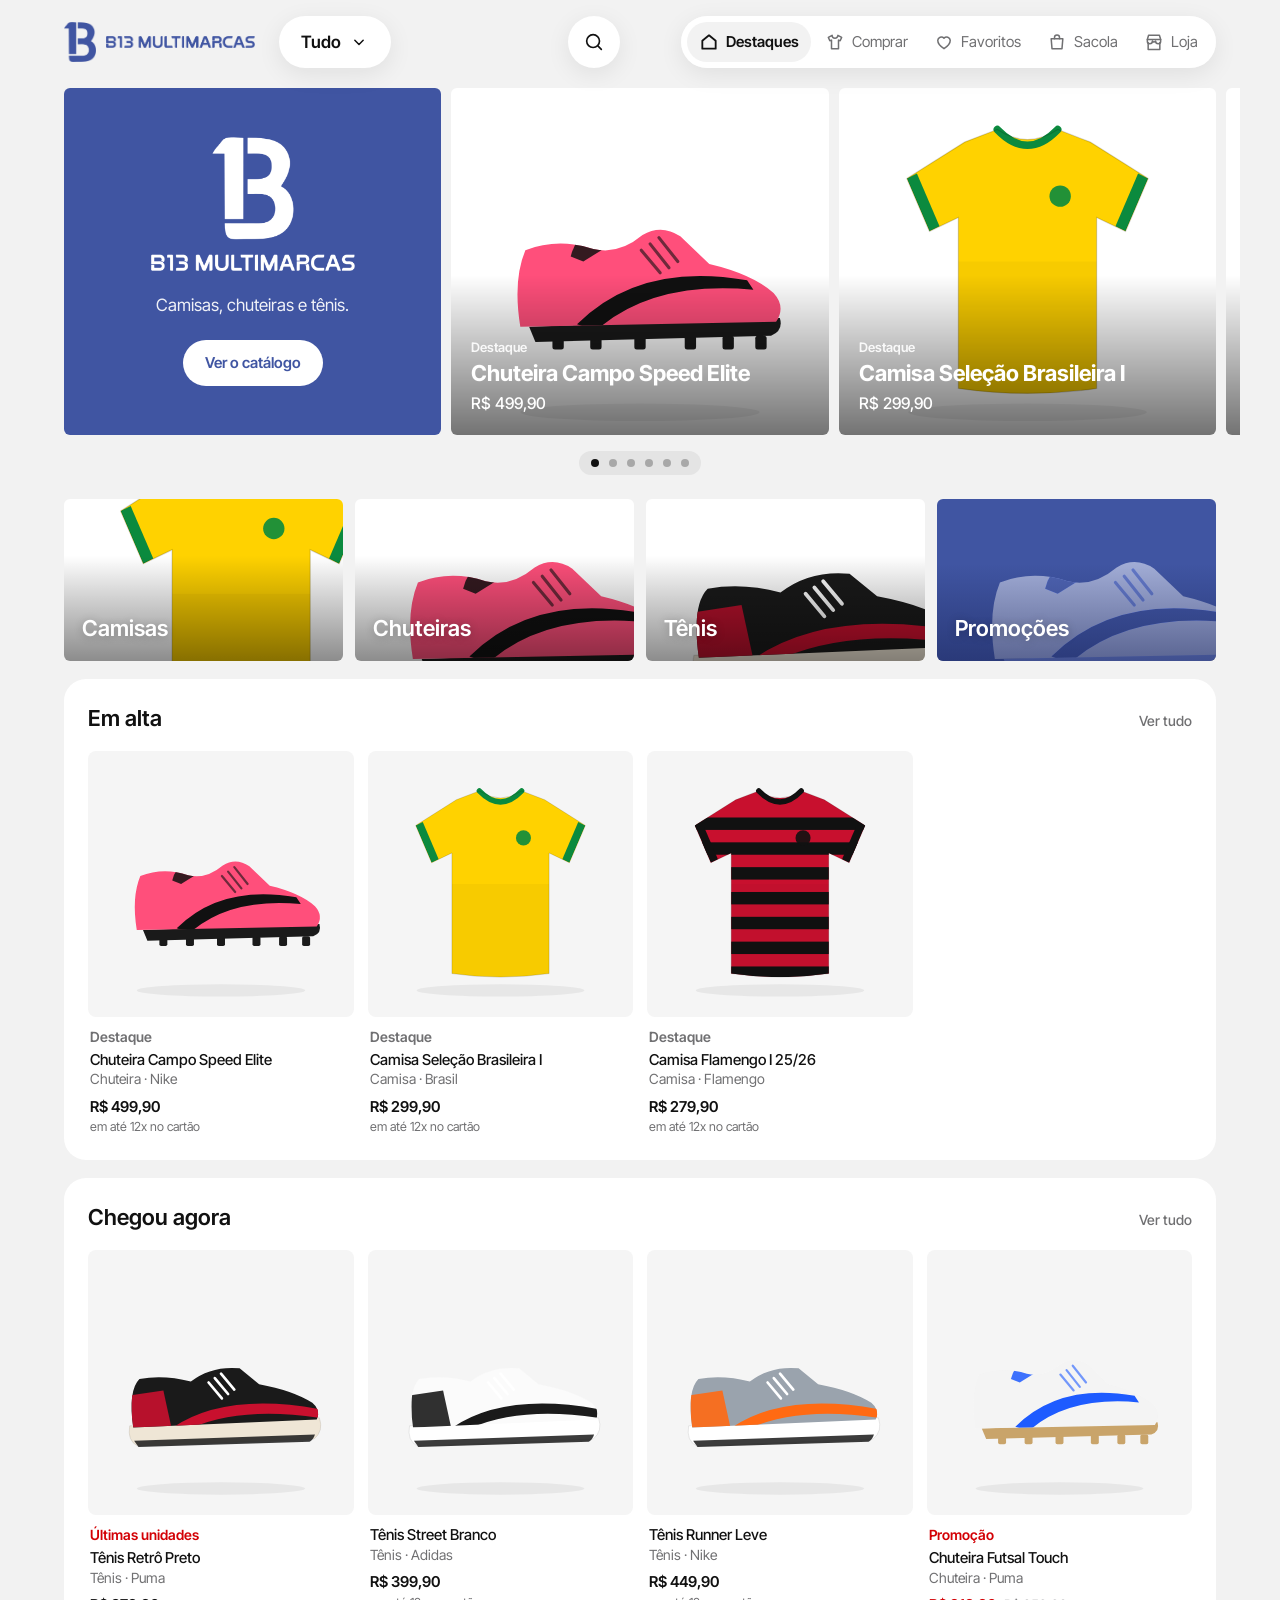
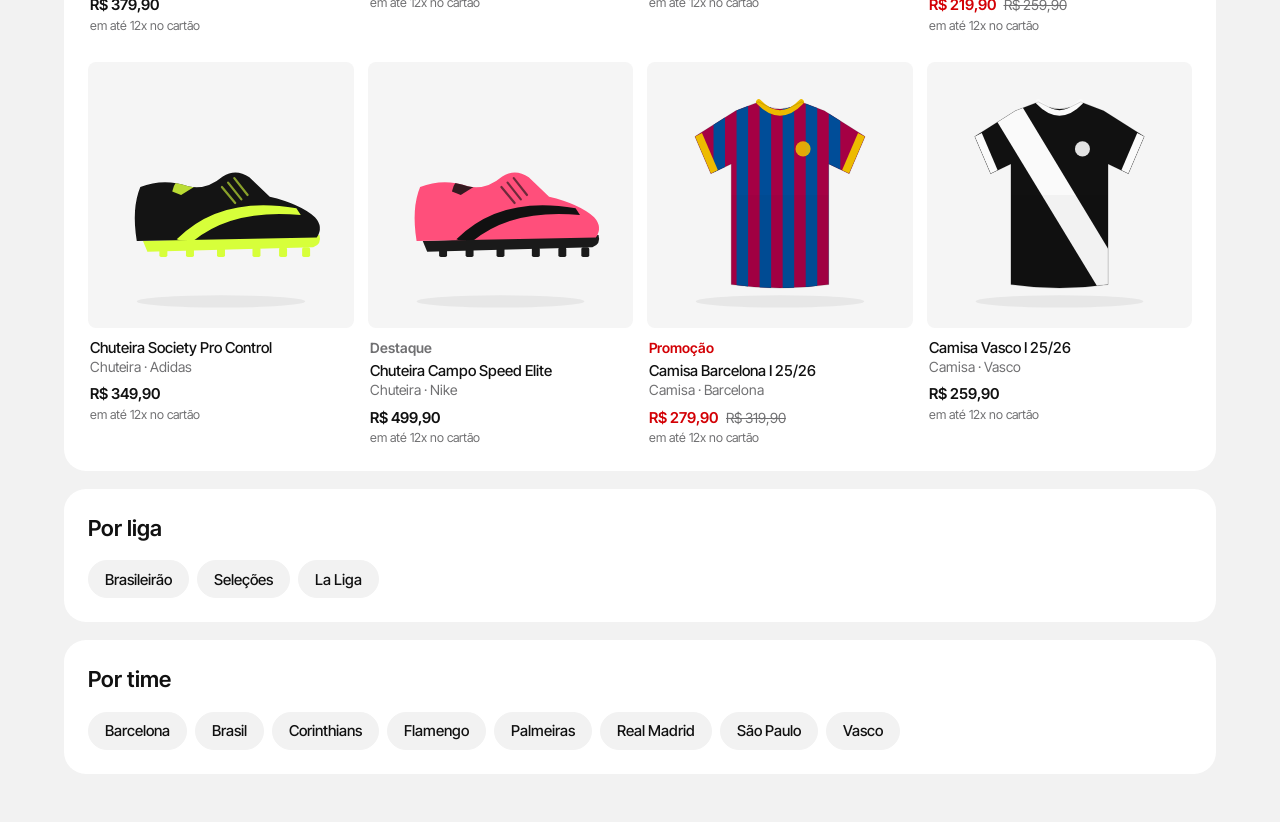
<file: index.html>
<!doctype html>
<html lang="pt-BR">
<head>
<meta charset="utf-8">
<meta name="viewport" content="width=device-width, initial-scale=1, viewport-fit=cover">
<title>B13 Multimarcas | Catálogo</title>
<meta name="description" content="Camisas de futebol, chuteiras e tênis. Veja o catálogo e peça pelo WhatsApp.">
<meta name="theme-color" content="#f2f2f2">
<meta property="og:title" content="B13 Multimarcas | Catálogo">
<meta property="og:image" content="https://b13multimarcas.com.br/assets/marca/compartilhar.jpg">
<meta property="og:image:width" content="1200">
<meta property="og:image:height" content="630">
<meta property="og:url" content="https://b13multimarcas.com.br/">
<link rel="canonical" href="https://b13multimarcas.com.br/">
<meta property="og:type" content="website">
<meta property="og:description" content="Camisas de futebol, chuteiras e tênis. Peça pelo WhatsApp.">
<link rel="icon" type="image/png" sizes="32x32" href="assets/marca/icone-32.png">
<link rel="apple-touch-icon" href="assets/marca/icone-180.png">
<link rel="preconnect" href="https://fonts.googleapis.com">
<link rel="preconnect" href="https://fonts.gstatic.com" crossorigin>
<link href="https://fonts.googleapis.com/css2?family=Anton&family=Inter+Tight:wght@400;500;600;700&display=swap" rel="stylesheet">
<link rel="stylesheet" href="assets/app.css?v=20261126c">
<link rel="stylesheet" href="assets/vitrine.css">
</head>
<body class="vit">
<div class="avisos" id="avisos" hidden></div>
<header class="vtop" id="top">
  <div class="vtop-in wrap">
    <a class="vlogo" href="#inicio" aria-label="B13 Multimarcas, início"><img src="assets/marca/simbolo-azul.png" alt=""><img class="mn" src="assets/marca/nome-azul.png" alt=""></a>
    <div class="sel-w">
      <button class="pill" id="sel" aria-haspopup="menu" aria-expanded="false"></button>
      <div class="menu" id="menu" role="menu"></div>
    </div>
    <label class="pill busca" id="buscaBox"><input id="q" type="search" placeholder="Buscar time, modelo ou marca" autocomplete="off"><button class="icon-btn" id="qx" aria-label="Fechar busca"></button></label>
    <button class="redondo" id="btnBusca" aria-label="Buscar"></button>
  </div>
</header>

<main class="wrap" id="tela"></main>

<nav class="abas" id="abas" aria-label="Seções"></nav>

<article class="pagina" id="pagina"></article>

<div class="veu" id="veu"></div>
<aside class="folha" id="folha" aria-label="Filtros"></aside>
<div class="toast" id="toast"></div>

<script type="module" src="assets/vitrine.js"></script>
</body>
</html>
</file>
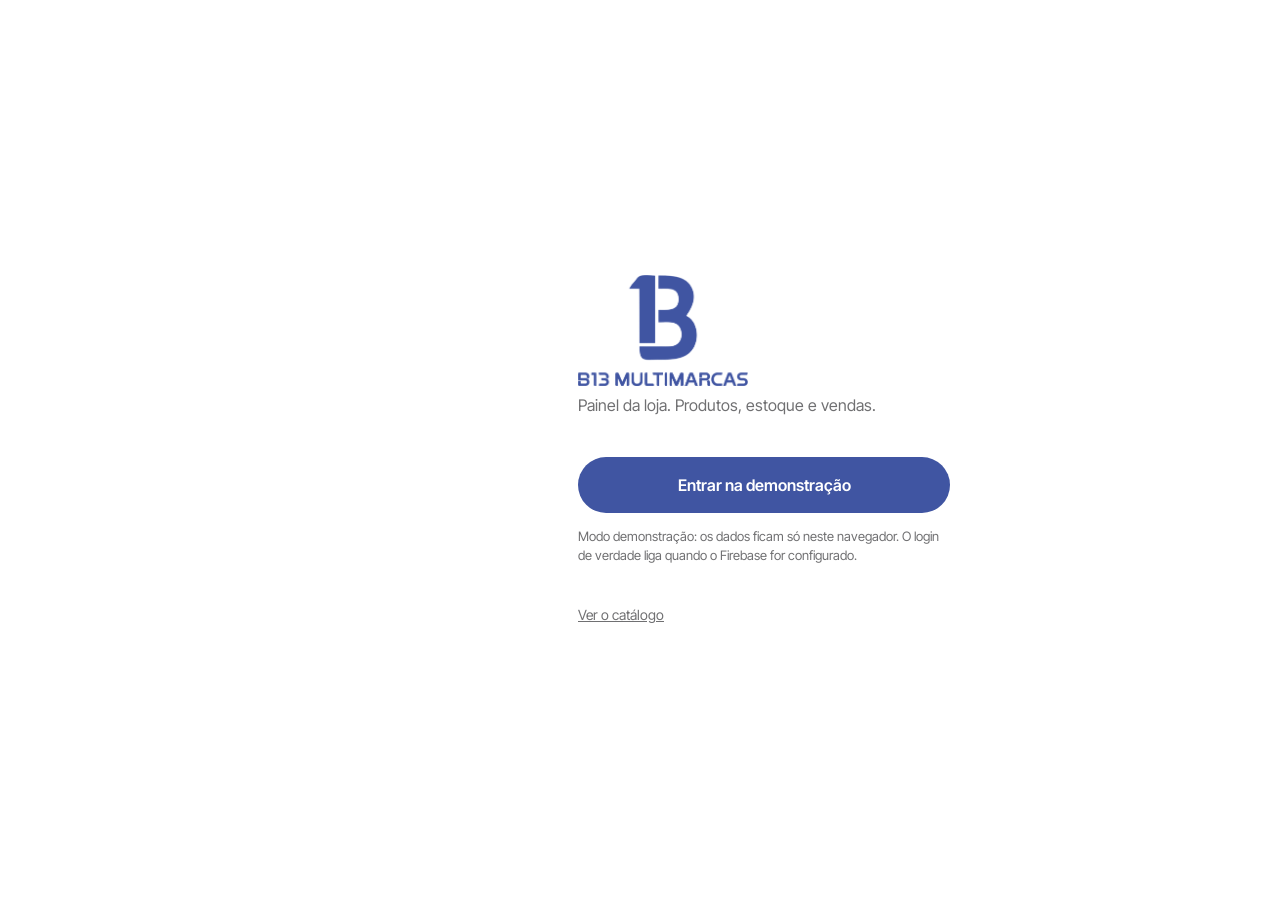
<file: admin.html>
<!doctype html>
<html lang="pt-BR">
<head>
<meta charset="utf-8">
<meta name="viewport" content="width=device-width, initial-scale=1, viewport-fit=cover">
<title>B13 Multimarcas | Painel da loja</title>
<meta name="robots" content="noindex">
<meta name="theme-color" content="#ffffff">
<link rel="icon" type="image/png" sizes="32x32" href="assets/marca/icone-32.png">
<link rel="apple-touch-icon" href="assets/marca/icone-180.png">
<link rel="preconnect" href="https://fonts.googleapis.com">
<link rel="preconnect" href="https://fonts.gstatic.com" crossorigin>
<link href="https://fonts.googleapis.com/css2?family=Anton&family=Inter+Tight:wght@400;500;600;700&display=swap" rel="stylesheet">
<link rel="stylesheet" href="assets/app.css?v=20261126c">
<link rel="stylesheet" href="assets/admin.css">
</head>
<body>
<div id="app"></div>
<article class="pagina" id="pagina"></article>
<div class="veu" id="veu"></div>
<aside class="folha" id="folha"></aside>
<div class="toast" id="toast"></div>
<script type="module" src="assets/admin.js?v=20261126"></script>
</body>
</html>
</file>
<file: assets/app.css>
:root {
  --tx: #111111;
  --tx2: #707072;
  --tx3: #9e9ea0;
  --bg: #ffffff;
  --sf: #f5f5f5;
  --ln: #e5e5e5;
  --brand: #4055a2;
  --brand-d: #34478c;
  --promo: #d30005;
  --ok: #007d48;
  --warn: #b25e00;
  --r: 12px;
  --head: 56px;
  color-scheme: light;
}
* { box-sizing: border-box; margin: 0; padding: 0; }
html { -webkit-text-size-adjust: 100%; }
body {
  font-family: 'Inter Tight', 'Helvetica Neue', Helvetica, Arial, sans-serif;
  color: var(--tx); background: var(--bg); font-size: 16px; line-height: 1.45;
  -webkit-font-smoothing: antialiased; -webkit-tap-highlight-color: transparent;
}
button, input, select, textarea { font: inherit; color: inherit; }
button { background: none; border: 0; cursor: pointer; }
img { display: block; max-width: 100%; }
a { color: inherit; text-decoration: none; }
.wrap { max-width: 1200px; margin: 0 auto; }
.display { font-family: 'Anton', 'Inter Tight', sans-serif; font-weight: 400; text-transform: uppercase; line-height: .95; letter-spacing: 0; }
.muted { color: var(--tx2); }
.icon-btn { width: 44px; height: 44px; display: grid; place-items: center; border-radius: 50%; }
.icon-btn:hover { background: var(--sf); }

/* topo */
.top { position: sticky; top: 0; z-index: 20; background: rgba(255,255,255,.96); backdrop-filter: blur(10px); }
.top-in { height: var(--head); display: flex; align-items: center; justify-content: space-between; padding: 0 8px 0 16px; gap: 8px; }
.marca { display: flex; align-items: center; gap: 10px; }
.marca img { height: 30px; width: auto; }
.marca .mn { height: 11px; }
.top.buscando .marca { display: none; }
.logo { font-family: 'Anton', sans-serif; font-size: 30px; letter-spacing: .5px; line-height: 1; }
.search { flex: 1; display: none; align-items: center; gap: 8px; background: var(--sf); border-radius: 999px; padding: 0 6px 0 14px; height: 40px; }
.search input { flex: 1; border: 0; background: none; outline: none; min-width: 0; font-size: 16px; }
.top.buscando .logo { display: none; }
.top.buscando .search { display: flex; }
.top.buscando .btn-busca { display: none; }

/* chips */
.chips { display: flex; gap: 8px; overflow-x: auto; padding: 8px 16px 12px; scrollbar-width: none; }
.chips::-webkit-scrollbar { display: none; }
.chip { flex: none; height: 38px; padding: 0 16px; border-radius: 999px; border: 1px solid var(--ln); background: #fff; font-size: 15px; font-weight: 500; white-space: nowrap; display: inline-flex; align-items: center; gap: 6px; }
.chip.on { background: var(--brand); color: #fff; border-color: var(--brand); }
.chip.off { color: var(--tx3); text-decoration: line-through; }
.chip .n { font-size: 12px; background: #fff; color: var(--tx); border-radius: 999px; min-width: 18px; height: 18px; display: grid; place-items: center; padding: 0 5px; }

/* vitrine */
.intro { padding: 20px 16px 4px; }
.intro h1 { font-size: 44px; }
.intro p { color: var(--tx2); margin-top: 8px; }
.barra { display: flex; justify-content: space-between; align-items: baseline; padding: 4px 16px 10px; font-size: 14px; color: var(--tx2); }
.grid { display: grid; grid-template-columns: repeat(2, 1fr); gap: 20px 6px; padding: 0 0 40px; }
@media (min-width: 720px) { .grid { grid-template-columns: repeat(3, 1fr); gap: 32px 12px; padding: 0 16px 60px; } .intro h1 { font-size: 64px; } }
@media (min-width: 1080px) { .grid { grid-template-columns: repeat(4, 1fr); } }
.card { display: block; }
.card .ph { aspect-ratio: 1; background: var(--sf); overflow: hidden; position: relative; }
.card .ph img { width: 100%; height: 100%; object-fit: cover; transition: transform .4s; }
.card:hover .ph img { transform: scale(1.03); }
.card.esg .ph img { opacity: .45; }
.card .info { padding: 10px 10px 0; }
.tag { font-size: 14px; font-weight: 600; color: var(--promo); }
.tag.cinza { color: var(--tx2); }
.card .nome { font-weight: 500; font-size: 15px; line-height: 1.3; margin-top: 2px; }
.card .sub { color: var(--tx2); font-size: 14px; }
.preco { margin-top: 6px; font-weight: 600; font-size: 15px; display: flex; gap: 8px; align-items: baseline; flex-wrap: wrap; }
.preco s { color: var(--tx2); font-weight: 400; font-size: 14px; }
.preco .pr { color: var(--promo); }
.vazio { padding: 60px 16px; text-align: center; color: var(--tx2); }
.rodape { border-top: 1px solid var(--ln); padding: 28px 16px 40px; display: flex; flex-direction: column; gap: 14px; font-size: 14px; color: var(--tx2); }
.rodape a { color: var(--tx); font-weight: 500; }

/* produto */
.pagina { position: fixed; inset: 0; background: #fff; z-index: 40; overflow-y: auto; display: none; }
.pagina.on { display: block; animation: sobe .22s ease-out; }
@keyframes sobe { from { transform: translateY(16px); opacity: 0; } }
.pg-top { position: sticky; top: 0; z-index: 3; height: var(--head); display: flex; justify-content: space-between; align-items: center; padding: 0 6px; background: rgba(255,255,255,.96); }
.galeria { display: flex; overflow-x: auto; scroll-snap-type: x mandatory; scrollbar-width: none; background: var(--sf); }
.galeria::-webkit-scrollbar { display: none; }
.galeria img { flex: none; width: 100%; aspect-ratio: 1; object-fit: cover; scroll-snap-align: start; }
.pontos { display: flex; justify-content: center; gap: 6px; padding: 12px 0 0; }
.pontos i { width: 6px; height: 6px; border-radius: 50%; background: var(--ln); }
.pontos i.on { background: var(--brand); }
.pd { padding: 18px 20px 120px; }
.pd h1 { font-size: 26px; font-weight: 600; line-height: 1.15; letter-spacing: -.3px; }
.pd .sub { color: var(--tx2); margin-top: 4px; }
.pd .preco { font-size: 18px; margin-top: 14px; }
.pd .preco s { font-size: 16px; }
.sec-t { font-weight: 600; margin: 28px 0 12px; display: flex; justify-content: space-between; }
.tams { display: grid; grid-template-columns: repeat(auto-fill, minmax(72px, 1fr)); gap: 8px; }
.tam { height: 48px; border: 1px solid var(--ln); border-radius: 8px; font-weight: 500; }
.tam.on { border-color: var(--brand); box-shadow: inset 0 0 0 1px var(--brand); color: var(--brand); }
.tam:disabled { color: var(--tx3); background: var(--sf); text-decoration: line-through; cursor: default; }
.pd .desc { color: var(--tx); margin-top: 28px; line-height: 1.6; }
.cta { position: fixed; left: 0; right: 0; bottom: 0; padding: 12px 16px calc(12px + env(safe-area-inset-bottom)); background: linear-gradient(transparent, #fff 30%); z-index: 4; }
.pagina .cta { position: sticky; }
.btn { height: 56px; width: 100%; border-radius: 999px; background: var(--brand); color: #fff; font-weight: 600; font-size: 16px; transition: background .15s; display: flex; align-items: center; justify-content: center; gap: 10px; }
.btn:active { background: var(--brand-d); }
.btn.sec:active { background: var(--sf); }
.btn:disabled { background: var(--ln); color: var(--tx3); }
.btn.sec { background: #fff; color: var(--tx); border: 1px solid var(--ln); }
.btn.mini { height: 44px; width: auto; padding: 0 20px; font-size: 15px; }
.rel { display: grid; grid-auto-flow: column; grid-auto-columns: 46%; gap: 8px; overflow-x: auto; scrollbar-width: none; margin: 0 -20px; padding: 0 20px; }
.rel::-webkit-scrollbar { display: none; }
@media (min-width: 900px) {
  .pg-in { display: grid; grid-template-columns: 1.3fr 1fr; max-width: 1200px; margin: 0 auto; gap: 32px; }
  .galeria { flex-direction: column; overflow: visible; background: none; gap: 8px; }
  .galeria img { background: var(--sf); }
  .pontos { display: none; }
  .pd { position: sticky; top: var(--head); align-self: start; }
  .pagina .cta { position: static; padding: 24px 0 0; background: none; }
  .rel { grid-auto-columns: 30%; }
}

/* folha de filtros */
.veu { position: fixed; inset: 0; background: rgba(0,0,0,.35); z-index: 60; display: none; }
.veu.on { display: block; }
.folha { position: fixed; left: 0; right: 0; bottom: 0; background: #fff; border-radius: 20px 20px 0 0; z-index: 61; max-height: 86vh; overflow-y: auto; transform: translateY(105%); transition: transform .25s ease; }
.folha.on { transform: none; }
@media (min-width: 720px) { .folha { left: auto; top: 0; width: 420px; border-radius: 0; max-height: none; transform: translateX(105%); } }
.folha-h { display: flex; justify-content: space-between; align-items: center; padding: 14px 8px 4px 20px; font-weight: 600; font-size: 18px; position: sticky; top: 0; background: #fff; }
.folha-c { padding: 0 20px 20px; }
.folha-c .sec-t { margin-top: 20px; }
.folha-c .chips { padding: 0; flex-wrap: wrap; overflow: visible; }
.folha-f { position: sticky; bottom: 0; background: #fff; display: flex; gap: 10px; padding: 12px 20px calc(14px + env(safe-area-inset-bottom)); border-top: 1px solid var(--ln); }

/* interruptor */
.sw { display: flex; justify-content: space-between; align-items: center; gap: 16px; padding: 12px 0; cursor: pointer; }
.sw input { appearance: none; width: 46px; height: 28px; border-radius: 999px; background: var(--ln); position: relative; flex: none; cursor: pointer; transition: background .2s; }
.sw input::after { content: ''; position: absolute; width: 22px; height: 22px; top: 3px; left: 3px; border-radius: 50%; background: #fff; box-shadow: 0 1px 3px rgba(0,0,0,.2); transition: transform .2s; }
.sw input:checked { background: var(--brand); }
.sw input:checked::after { transform: translateX(18px); }
.sw small { display: block; color: var(--tx2); font-size: 13px; }

.toast { position: fixed; left: 50%; bottom: 96px; transform: translateX(-50%) translateY(20px); background: var(--tx); color: #fff; padding: 12px 18px; border-radius: 18px; font-size: 14px; font-weight: 500; opacity: 0; transition: .2s; z-index: 90; pointer-events: none; width: max-content; max-width: min(560px, calc(100vw - 32px)); text-align: center; line-height: 1.35; }
.toast.on { opacity: 1; transform: translateX(-50%); }

/* ---------- movimento (catálogo e painel) ---------- */
:root { --suave: cubic-bezier(.22, .61, .36, 1); --sai: cubic-bezier(.4, 0, 1, 1); }

/* troca de tela: o conteúdo sobe de leve e os cartões entram em sequência */
@keyframes entra { from { opacity: 0; transform: translateY(10px); } }
.anima > * { animation: entra .42s var(--suave) both; }
.anima > *:nth-child(2) { animation-delay: .04s; }
.anima > *:nth-child(3) { animation-delay: .08s; }
.anima > *:nth-child(4) { animation-delay: .12s; }
.anima > *:nth-child(n+5) { animation-delay: .16s; }
.anima .grid > *, .anima .trilho > *, .anima .lista2 > *, .anima .blocos > * { animation: entra .46s var(--suave) both; }
.anima .grid > :nth-child(2), .anima .lista2 > :nth-child(2), .anima .trilho > :nth-child(2), .anima .blocos > :nth-child(2) { animation-delay: .05s; }
.anima .grid > :nth-child(3), .anima .lista2 > :nth-child(3), .anima .trilho > :nth-child(3), .anima .blocos > :nth-child(3) { animation-delay: .09s; }
.anima .grid > :nth-child(4), .anima .lista2 > :nth-child(4), .anima .trilho > :nth-child(4), .anima .blocos > :nth-child(4) { animation-delay: .13s; }
.anima .grid > :nth-child(5), .anima .lista2 > :nth-child(5) { animation-delay: .16s; }
.anima .grid > :nth-child(6), .anima .lista2 > :nth-child(6) { animation-delay: .19s; }
.anima .grid > :nth-child(7), .anima .lista2 > :nth-child(7) { animation-delay: .22s; }
.anima .grid > :nth-child(n+8), .anima .lista2 > :nth-child(n+8) { animation-delay: .25s; }

/* resposta ao toque */
.card, .bloco, .chip, .btn, .icon-btn, .tam, .op, .linha, .abas button, .tabs button, .seg button, .menu button, .pill {
  transition: transform .2s var(--suave), background-color .22s, color .22s, border-color .22s, box-shadow .22s, opacity .22s;
  -webkit-tap-highlight-color: transparent;
}
.card:active, .bloco:active, .linha:active { transform: scale(.975); }
.chip:active, .btn:active, .icon-btn:active, .tam:active, .op:active, .seg button:active { transform: scale(.96); }
.abas button:active svg, .tabs button:active svg { transform: scale(.88); }
.abas button svg, .tabs button svg { transition: transform .2s var(--suave); }
.card .ph img { transition: transform .6s var(--suave), opacity .3s; }
@media (hover: hover) {
  .card:hover { transform: translateY(-3px); }
  .card:hover .ph img { transform: scale(1.05); }
  .btn:hover { filter: brightness(1.06); }
}

/* página do produto / editor: sobe ao abrir, desce ao fechar */
.pagina.on { animation: sobe .42s var(--suave); }
@keyframes sobe { from { transform: translateY(36px); opacity: 0; } }
.pagina.sai { display: block; pointer-events: none; animation: desce .26s var(--sai) forwards; }
@keyframes desce { to { transform: translateY(36px); opacity: 0; } }
@media (min-width: 720px) {
  @keyframes sobe { from { transform: translateY(18px) scale(.985); opacity: 0; } }
  @keyframes desce { to { transform: translateY(18px) scale(.985); opacity: 0; } }
}

/* véu e folha de filtros */
.veu { display: block; opacity: 0; pointer-events: none; transition: opacity .3s var(--suave); }
.veu.on { opacity: 1; pointer-events: auto; }
.folha { transition: transform .42s var(--suave); }

/* aviso */
.toast { transition: opacity .3s var(--suave), transform .3s var(--suave); }

/* quem pediu menos movimento no aparelho não vê animação */
@media (prefers-reduced-motion: reduce) {
  *, ::before, ::after { animation-duration: .01ms !important; animation-delay: 0s !important; transition-duration: .01ms !important; }
}

/* pílula que desliza entre as abas */
.pilula { position: absolute; left: 0; top: 0; z-index: 0; border-radius: 999px; pointer-events: none; opacity: 0;
  transition: transform .5s cubic-bezier(.34, 1.25, .5, 1), width .5s cubic-bezier(.34, 1.25, .5, 1), height .5s var(--suave), opacity .2s; }
.abas > button, .tabs > button { position: relative; z-index: 1; }

/* produto sem foto: em vez do ícone de imagem quebrada, fundo claro com o símbolo da B13 */
img[src=""] { visibility: hidden; }
:has(> img[src=""]) { background: #eef0f6 url(marca/simbolo-azul.png) center / 26% no-repeat !important; }
</file>
<file: assets/vitrine.css>
/* Vitrine: layout de app (menu em pílula, banner, blocos e barra flutuante) */
body.vit { --cinza: #f2f2f2; --sombra: 0 6px 24px rgba(0,0,0,.08); background: #fff; padding-bottom: calc(110px + env(safe-area-inset-bottom)); }
body.vit.fundo { background: var(--cinza); }

/* topo */
/* sem backdrop-filter aqui: ele esconde o menu que sai para fora do topo */
.vtop { position: sticky; top: 0; z-index: 30; background: rgba(255,255,255,.97); }
body.fundo .vtop { background: rgba(242,242,242,.97); }
.vtop-in { height: 76px; display: flex; align-items: center; justify-content: space-between; gap: 10px; padding: 0 16px; }
.pill { height: 52px; border-radius: 999px; background: #fff; box-shadow: var(--sombra); display: inline-flex; align-items: center; gap: 8px; padding: 0 22px; font-weight: 600; font-size: 17px; }
.pill svg { transition: transform .2s; }
.pill[aria-expanded="true"] svg { transform: rotate(180deg); }
.redondo { width: 52px; height: 52px; border-radius: 50%; background: #fff; box-shadow: var(--sombra); display: grid; place-items: center; flex: none; }
.sel-w { position: relative; }
.menu { position: absolute; top: 60px; left: 0; min-width: 250px; background: #fff; border-radius: 22px; box-shadow: 0 12px 40px rgba(0,0,0,.14); padding: 10px 0; display: none; z-index: 5; }
.menu.on { display: block; animation: cai .16s ease-out; }
@keyframes cai { from { opacity: 0; transform: translateY(-6px); } }
.menu button { display: flex; align-items: center; gap: 10px; width: 100%; text-align: left; padding: 13px 26px; font-size: 17px; }
.menu button.on { font-weight: 700; }
.menu hr { border: 0; border-top: 1px solid var(--ln); margin: 6px 16px; }
.menu .ponto { width: 8px; height: 8px; border-radius: 50%; background: var(--promo); }
.busca { display: none; flex: 1; padding: 0 6px 0 20px; font-weight: 400; }
.busca input { flex: 1; min-width: 0; border: 0; outline: none; background: none; font-size: 16px; }
.vtop.buscando .sel-w, .vtop.buscando #btnBusca { display: none; }
.vtop.buscando .busca { display: flex; }

/* banner */
.hero { display: flex; gap: 10px; overflow-x: auto; scroll-snap-type: x mandatory; padding: 4px 24px 0; scroll-padding: 0 24px; scrollbar-width: none; }
.hero::-webkit-scrollbar { display: none; }
.slide { flex: 0 0 calc(100% - 48px); max-width: 560px; aspect-ratio: 5 / 4.6; border-radius: 6px; overflow: hidden; position: relative; scroll-snap-align: center; background: #fff; display: block; }
.slide img { width: 100%; height: 100%; object-fit: cover; }
.slide .txt { position: absolute; left: 0; right: 0; bottom: 0; padding: 60px 20px 20px; background: linear-gradient(transparent, rgba(0,0,0,.55)); color: #fff; }
.slide .txt small { font-size: 13px; font-weight: 600; opacity: .9; }
.slide .txt b { display: block; font-size: 22px; line-height: 1.15; margin-top: 2px; }
.slide .txt span { display: block; margin-top: 6px; font-weight: 500; }
.slide.marca-s { background: var(--brand); display: flex; flex-direction: column; justify-content: center; align-items: center; gap: 22px; color: #fff; text-align: center; padding: 24px; }
.slide.marca-s img { width: 62%; height: auto; object-fit: contain; }
.slide.marca-s p { font-size: 17px; opacity: .92; }
.slide.marca-s i { font-style: normal; background: #fff; color: var(--brand); font-weight: 600; border-radius: 999px; padding: 12px 22px; font-size: 15px; }
.slide.sem-foto { background: #fff; }
.slide.sem-foto img { object-fit: contain; padding: 8% 8% 22%; }
.dots { display: flex; justify-content: center; padding: 16px 0 6px; }
.dots div { display: flex; gap: 10px; background: #e4e4e4; border-radius: 999px; padding: 8px 12px; }
.dots i { width: 8px; height: 8px; border-radius: 50%; background: #a8a8a8; transition: background .2s; }
.dots i.on { background: var(--tx); }

/* blocos de categoria */
.blocos { display: grid; grid-template-columns: 1fr 1fr; gap: 8px; padding: 18px 24px 0; }
.bloco { position: relative; aspect-ratio: 1.72; overflow: hidden; background: #fff; display: block; }
.bloco img { position: absolute; inset: 0; width: 100%; height: 100%; object-fit: cover; transform: scale(1.35) translate(10%, 6%); }
.bloco::after { content: ''; position: absolute; inset: 0; background: linear-gradient(transparent 35%, rgba(0,0,0,.45)); }
.bloco b { position: absolute; left: 14px; bottom: 12px; z-index: 1; color: #fff; font-size: 19px; font-weight: 600; text-shadow: 0 1px 8px rgba(0,0,0,.25); }
.bloco.promo { background: var(--brand); }
.bloco.promo img { mix-blend-mode: luminosity; opacity: .55; }
.bloco.promo::after { background: linear-gradient(transparent 40%, rgba(20,30,80,.5)); }

/* faixas de produtos */
.faixa { background: #fff; border-radius: 22px; margin: 18px 24px 0; padding: 18px 0 18px; }
.faixa h2 { font-size: 19px; font-weight: 600; padding: 0 18px 12px; display: flex; justify-content: space-between; align-items: baseline; }
.faixa h2 a { font-size: 14px; font-weight: 500; color: var(--tx2); }
.trilho { display: grid; grid-auto-flow: column; grid-auto-columns: 42%; gap: 8px; overflow-x: auto; padding: 0 18px; scrollbar-width: none; scroll-snap-type: x proximity; }
.trilho::-webkit-scrollbar { display: none; }
.trilho .card { scroll-snap-align: start; }
.trilho .card .info { padding: 8px 2px 0; }
.trilho .card .ph { border-radius: 8px; }
.times { display: flex; flex-wrap: wrap; gap: 8px; padding: 0 18px; }
.times .chip { background: var(--cinza); border-color: var(--cinza); }

/* telas */
.tit { padding: 6px 16px 14px; }
.tit h1 { font-size: 28px; font-weight: 700; letter-spacing: -.4px; }
.tit p { color: var(--tx2); margin-top: 2px; }
.vit .chips { padding: 0 16px 12px; }
.vazio2 { padding: 70px 32px; text-align: center; color: var(--tx2); display: flex; flex-direction: column; align-items: center; gap: 14px; }
.vazio2 .ic { width: 72px; height: 72px; border-radius: 50%; background: var(--sf); display: grid; place-items: center; color: var(--tx); }
.vazio2 b { color: var(--tx); font-size: 18px; }

/* sacola */
.itens { padding: 0 16px; }
.item { display: grid; grid-template-columns: 96px 1fr; gap: 14px; padding: 16px 0; border-bottom: 1px solid var(--ln); }
.item .ph { aspect-ratio: 1; background: var(--sf); border-radius: 8px; overflow: hidden; }
.item .ph img { width: 100%; height: 100%; object-fit: cover; }
.item .nm { font-weight: 500; line-height: 1.3; }
.item .sb { color: var(--tx2); font-size: 14px; margin-top: 2px; }
.item .rod { display: flex; justify-content: space-between; align-items: center; margin-top: 10px; }
.qtd { display: inline-flex; align-items: center; border: 1px solid var(--ln); border-radius: 999px; height: 38px; }
.qtd button { width: 38px; height: 36px; display: grid; place-items: center; }
.qtd button:disabled { color: var(--tx3); }
.qtd span { min-width: 22px; text-align: center; font-weight: 600; }
.resumo { margin: 8px 16px 0; padding: 18px 0; }
.resumo .l { display: flex; justify-content: space-between; padding: 4px 0; }
.resumo .l.t { font-weight: 700; font-size: 18px; border-top: 1px solid var(--ln); margin-top: 10px; padding-top: 14px; }
.resumo small { display: block; color: var(--tx2); margin: 10px 0 18px; }
.lnk { text-decoration: underline; color: var(--tx2); font-size: 14px; padding: 14px 0; display: block; margin: 0 auto; }

/* loja */
.lojab { padding: 10px 24px; display: flex; flex-direction: column; gap: 12px; }
.lojab .cab { background: var(--brand); border-radius: 22px; padding: 34px 24px; display: flex; flex-direction: column; align-items: center; gap: 14px; color: #fff; text-align: center; }
.lojab .cab img { width: 60%; max-width: 260px; }
.passos { background: var(--sf); border-radius: 18px; padding: 18px 20px; display: flex; flex-direction: column; gap: 12px; margin-top: 8px; }
.passos div { display: flex; gap: 12px; align-items: baseline; }
.passos b { width: 24px; height: 24px; border-radius: 50%; background: var(--tx); color: #fff; font-size: 13px; display: grid; place-items: center; flex: none; }

/* barra de abas flutuante */
.abas { position: fixed; z-index: 35; left: 50%; transform: translateX(-50%); bottom: calc(12px + env(safe-area-inset-bottom)); width: calc(100% - 32px); max-width: 520px; height: 72px; border-radius: 36px; background: rgba(255,255,255,.96); backdrop-filter: blur(14px); -webkit-backdrop-filter: blur(14px); box-shadow: 0 8px 30px rgba(0,0,0,.12); display: grid; grid-template-columns: repeat(5, 1fr); align-items: center; }
.abas button { display: flex; flex-direction: column; align-items: center; gap: 3px; font-size: 12px; color: var(--tx2); position: relative; }
.abas button.on { color: var(--tx); font-weight: 600; }
.abas button.on svg { stroke-width: 2.2; }
.abas .badge-n { position: absolute; top: -4px; left: calc(50% + 6px); min-width: 18px; height: 18px; border-radius: 999px; background: var(--brand); color: #fff; font-size: 11px; font-weight: 700; display: grid; place-items: center; padding: 0 5px; }
body.vit .toast { bottom: calc(100px + env(safe-area-inset-bottom)); }

/* produto: ações extras */
.pg-top .dir { display: flex; }
.coracao.on svg { fill: var(--promo); stroke: var(--promo); }
.acoes { display: flex; gap: 8px; }
.acoes .btn { flex: 1; font-size: 15px; gap: 8px; }
.acoes .btn.meia { flex: 0 0 36%; }
.tams.pisca { animation: pisca .5s; }
@keyframes pisca { 25%, 75% { transform: translateX(-5px); } 50% { transform: translateX(5px); } }

@media (min-width: 720px) {
  .slide { flex-basis: 48%; }
  .blocos { grid-template-columns: repeat(4, 1fr); }
  .trilho { grid-auto-columns: 22%; }
}

/* computador: menu no topo, banner com 3 cartões, faixas em grade */
.vlogo { display: none; }
@media (min-width: 1024px) {
  body.vit { padding-bottom: 40px; }
  body.vit .toast { bottom: 32px; }
  .vtop-in { height: 84px; padding: 0 24px; justify-content: flex-start; gap: 14px; }
  .vlogo { display: flex; align-items: center; gap: 10px; margin-right: 10px; flex: none; }
  .vlogo img { height: 40px; width: auto; }
  .vlogo .mn { height: 12px; }
  #btnBusca { margin-left: auto; }
  .vtop.buscando .busca { margin-right: 0; }
  /* a barra de abas vira o menu do topo, à direita */
  .vtop-in { padding-right: 620px; }
  .abas { top: 16px; bottom: auto; left: auto; right: max(24px, calc((100vw - 1200px) / 2 + 24px)); transform: none; width: auto; max-width: none; height: 52px; border-radius: 999px; grid-template-columns: repeat(5, auto); gap: 2px; padding: 0 6px; box-shadow: var(--sombra); }
  .abas button { flex-direction: row; gap: 7px; font-size: 15px; height: 40px; padding: 0 12px; border-radius: 999px; }
  .abas button:hover { background: var(--cinza); }
  .abas button.on { background: var(--cinza); }
  .abas button svg { width: 20px; height: 20px; }
  .abas .badge-n { position: static; margin-left: 2px; }

  .hero { padding: 4px 24px 0; scroll-padding: 0 24px; }
  .slide { flex-basis: calc((100% - 20px) / 3); max-width: none; }
  .dots i { cursor: pointer; }
  .blocos { grid-template-columns: none; grid-auto-flow: column; grid-auto-columns: 1fr; gap: 12px; }
  .bloco { border-radius: 6px; }
  .bloco b { font-size: 22px; left: 18px; bottom: 16px; }
  .faixa { padding: 24px 0; }
  .faixa h2 { font-size: 22px; padding: 0 24px 16px; }
  .trilho { grid-auto-flow: row; grid-template-columns: repeat(4, 1fr); overflow: visible; gap: 28px 14px; padding: 0 24px; }
  .times { padding: 0 24px; }

  .tit { padding: 18px 24px 16px; }
  .tit h1 { font-size: 36px; }
  .vit .chips { padding: 0 24px 16px; }
  .grid { padding: 0 24px 60px; }

  /* sacola: itens à esquerda, total fixo à direita */
  .sac { display: grid; grid-template-columns: 1fr 380px; gap: 40px; padding: 0 24px; align-items: start; }
  .sac .itens { padding: 0; }
  .sac .resumo { margin: 0; position: sticky; top: 100px; background: var(--sf); border-radius: 22px; padding: 22px 24px; }
  .sac .resumo .l.t { border-top: 0; margin-top: 0; padding-top: 0; }
  .item { grid-template-columns: 120px 1fr; }

  /* telas estreitas ficam centralizadas */
  .lojab, .fin, .ok-pg, .tit:has(+ .fin) { max-width: 640px; margin-left: auto; margin-right: auto; }
}

/* finalizar compra */
.voltar-lnk { display: inline-flex; align-items: center; gap: 4px; color: var(--tx2); font-size: 14px; margin-bottom: 6px; }
.fin { padding: 0 16px 20px; display: flex; flex-direction: column; gap: 12px; }
.passo { border: 1px solid var(--ln); border-radius: 18px; padding: 18px 16px; }
.passo h2 { font-size: 18px; font-weight: 600; display: flex; align-items: center; gap: 10px; margin-bottom: 14px; }
.passo h2 b { width: 26px; height: 26px; border-radius: 50%; background: var(--tx); color: #fff; font-size: 13px; display: grid; place-items: center; }
.cep-l { display: flex; gap: 8px; }
.cep-l input, .cmp input { flex: 1; min-width: 0; height: 50px; border: 1px solid var(--ln); border-radius: 12px; padding: 0 14px; font-size: 16px; background: #fff; outline: none; }
.cep-l input:focus, .cmp input:focus { border-color: var(--tx); }
.cep-l .btn.mini { height: 50px; }
.lnk-p { display: inline-block; font-size: 13px; color: var(--tx2); text-decoration: underline; margin-top: 8px; }
.erro-ck { color: var(--promo); font-size: 14px; margin-top: 10px; }
.opcoes { display: flex; flex-direction: column; gap: 8px; margin-top: 14px; }
.op { display: flex; align-items: center; gap: 12px; border: 1px solid var(--ln); border-radius: 14px; padding: 14px; cursor: pointer; }
.op.on { border-color: var(--brand); box-shadow: inset 0 0 0 1px var(--brand); }
.op input { accent-color: var(--brand); width: 18px; height: 18px; flex: none; }
.op .m { flex: 1; min-width: 0; display: flex; flex-direction: column; }
.op .m small { color: var(--tx2); font-size: 13px; }
.op .v { font-weight: 600; white-space: nowrap; }
.cmp { display: flex; flex-direction: column; gap: 6px; margin-bottom: 12px; font-size: 14px; color: var(--tx2); }
.cmp input { flex: none; color: var(--tx); }
.dupla-ck { display: grid; grid-template-columns: 1fr 96px; gap: 10px; }
.passo .l { display: flex; justify-content: space-between; padding: 4px 0; }
.passo .l.t { font-weight: 700; font-size: 18px; border-top: 1px solid var(--ln); margin-top: 8px; padding-top: 12px; }
.seguro { text-align: center; color: var(--tx2); font-size: 13px; margin-top: 10px; }
.aviso-demo { background: var(--sf); border-radius: 12px; padding: 14px; font-size: 14px; color: var(--tx2); }

/* pedido confirmado */
.ok-pg { text-align: center; padding: 26px 24px 18px; display: flex; flex-direction: column; align-items: center; gap: 10px; }
.ok-pg h1 { font-size: 26px; font-weight: 700; letter-spacing: -.3px; }
.ok-pg p { color: var(--tx2); max-width: 320px; }
.ic-ok { width: 76px; height: 76px; border-radius: 50%; background: var(--ok); color: #fff; display: grid; place-items: center; }
.ic-ok.esp { background: var(--warn); }
.mini-i { display: flex; justify-content: space-between; gap: 12px; padding: 10px 0; border-bottom: 1px solid var(--ln); font-size: 15px; }
.mini-i small { color: var(--tx2); }
.mini-i.t { font-weight: 700; border: 0; font-size: 17px; }
.fin .lnk { text-align: center; }

/* menu da pílula abre crescendo do canto */
.menu { transform-origin: top left; }
.menu.on { animation: cai .26s var(--suave); }
@keyframes cai { from { opacity: 0; transform: translateY(-8px) scale(.96); } }
.ligas { padding-top: 0; margin-top: -4px; }

/* cupom no checkout */
.cupom-l input { text-transform: uppercase; }
.cupom-l input::placeholder { text-transform: none; }
.cupom-ok { display: flex; align-items: center; gap: 8px; background: #edf7ef; color: #1d6b35; border-radius: 12px; padding: 12px 14px; font-size: 15px; animation: entra .35s var(--suave); }
.cupom-ok span { flex: 1; }
.cupom-ok button { font-size: 14px; text-decoration: underline; color: #1d6b35; }
.passo .l.desc { color: #1d6b35; font-weight: 600; }
.abas .pilula { background: var(--cinza); }
.abas button.on { background: none !important; }

/* banner da campanha */
.slide.camp { background: linear-gradient(150deg, var(--brand), #233372); color: #fff; display: flex; flex-direction: column; }
.camp-fotos { flex: 1; position: relative; min-height: 0; }
.camp-fotos img { position: absolute; top: 10%; width: 52%; height: auto; aspect-ratio: 1; object-fit: cover; border-radius: 14px; box-shadow: 0 14px 34px rgba(0,0,0,.3);
  left: calc(8% + var(--i) * 20%); transform: rotate(calc(-7deg + var(--i) * 7deg)) translateY(calc(var(--i) * 6%)); z-index: calc(3 - var(--i)); animation: camp-entra .7s var(--suave) both; animation-delay: calc(.1s + var(--i) * .08s); }
@keyframes camp-entra { from { opacity: 0; transform: translateY(30px) rotate(0deg); } }
.camp-txt { padding: 0 22px 22px; position: relative; z-index: 4; }
.camp-txt small { font-size: 13px; font-weight: 600; text-transform: uppercase; letter-spacing: 1px; opacity: .8; }
.camp-txt b { display: block; font-family: Anton, sans-serif; font-weight: 400; font-size: 34px; line-height: 1.05; text-transform: uppercase; margin-top: 2px; }
.camp-txt p { margin-top: 6px; font-size: 16px; opacity: .92; }
.camp-acoes { display: flex; align-items: center; gap: 10px; margin-top: 14px; flex-wrap: wrap; }
.camp-acoes i { font-style: normal; background: #fff; color: var(--brand); font-weight: 600; border-radius: 999px; padding: 11px 20px; font-size: 15px; }
.camp-cupom { border: 1.5px dashed rgba(255,255,255,.7); border-radius: 999px; padding: 8px 14px; font-size: 14px; }
.camp-cupom b { display: inline; font-family: inherit; font-size: inherit; letter-spacing: .5px; text-transform: none; }

/* preço no Pix e parcelas */
.preco .nopix { font-size: .62em; font-weight: 500; color: var(--tx2); }
.parc { font-size: 12.5px; color: var(--tx2); margin-top: 2px; line-height: 1.3; }
.pd .parc { font-size: 15px; margin-top: 4px; }
.tag.azul { color: var(--brand); }

/* selo de pagamento seguro */
.selo { display: flex; align-items: center; gap: 10px; margin-top: 16px; padding: 12px 14px; border-radius: 12px; background: #f4f6fb; color: var(--tx2); font-size: 14px; }
.selo svg { color: var(--brand); flex: none; }
.selo b { color: var(--tx); }

/* barra de frete grátis e desconto progressivo */
.frete-barra { margin: 0 0 14px; font-size: 14px; }
.frete-barra span { display: flex; align-items: center; gap: 6px; }
.frete-barra i { display: block; height: 6px; border-radius: 999px; background: var(--ln); margin-top: 8px; overflow: hidden; }
.frete-barra em { display: block; height: 100%; border-radius: inherit; background: var(--brand); transition: width .6s var(--suave); }
.frete-barra.ok { color: #1d6b35; }
.frete-barra.ok em { background: #2e9b52; }
.prog { display: flex; align-items: center; gap: 8px; margin: 0 0 14px; padding: 10px 12px; border-radius: 12px; background: #fff6e6; color: #7a4b00; font-size: 14px; }
.prog svg { flex: none; }
.prog.mini { margin: 10px 0 0; display: inline-flex; }
.resumo .l.desc, .resumo .l.pixl { color: #1d6b35; font-weight: 600; }

/* ordenar */
.chip.ordem { position: relative; gap: 6px; padding-right: 10px; }
.chip.ordem select { appearance: none; -webkit-appearance: none; border: 0; background: none; font: inherit; color: inherit; padding-right: 2px; cursor: pointer; outline: none; }
.chip.ordem.on select option { color: var(--tx); }

/* produto: guia, últimas unidades, personalização */
.sec-t { display: flex; justify-content: space-between; align-items: center; }
.lnk-guia { display: inline-flex; align-items: center; gap: 5px; font-size: 14px; color: var(--tx2); text-decoration: underline; font-weight: 400; }
.tam { position: relative; }
.tam .ult { position: absolute; top: 6px; right: 6px; width: 7px; height: 7px; border-radius: 50%; background: var(--promo); }
.restam { color: var(--promo); font-size: 14px; font-weight: 600; min-height: 0; margin-top: 8px; }
.restam:empty { display: none; }
.pers { margin-top: 18px; border: 1px solid var(--ln); border-radius: 14px; padding: 4px 14px 14px; }
.pers .sw { border: 0; }
.pers-prev { height: 120px; border-radius: 12px; background: linear-gradient(160deg, #222, #444); color: #fff; display: flex; flex-direction: column; align-items: center; justify-content: center; margin-bottom: 12px; font-family: Anton, sans-serif; text-transform: uppercase; }
.pers-prev b { font-weight: 400; font-size: 20px; letter-spacing: 2px; }
.pers-prev span { font-size: 54px; line-height: 1; }
table.guia { width: 100%; border-collapse: collapse; font-size: 15px; }
table.guia th { text-align: left; font-weight: 600; color: var(--tx2); font-size: 13px; padding: 8px 0; border-bottom: 1px solid var(--ln); }
table.guia td { padding: 11px 0; border-bottom: 1px solid var(--ln); }
table.guia td:first-child { font-weight: 700; }

/* forma de pagamento */
.metodos { margin-top: 14px; }

/* cupom de primeira compra */
.bv { text-align: center; padding-bottom: 26px; }
.bv-ic { width: 72px; height: 72px; border-radius: 50%; background: #eef1fb; color: var(--brand); display: grid; place-items: center; margin: 0 auto 14px; }
.bv h2 { font-size: 24px; line-height: 1.15; margin-bottom: 8px; }
.bv p { color: var(--tx2); margin-bottom: 14px; }
.bv .cmp { text-align: left; }
.bv-cod { display: block; width: 100%; border: 2px dashed var(--brand); border-radius: 14px; padding: 16px; font-size: 28px; font-weight: 700; letter-spacing: 2px; color: var(--brand); }
.bv-cod small { display: block; font-size: 12px; font-weight: 400; letter-spacing: 0; color: var(--tx2); margin-top: 2px; }

/* recursos de venda (painel > Loja > Recursos de venda) */
.avisos { background: var(--brand); color: #fff; height: 34px; position: relative; overflow: hidden; font-size: 13px; font-weight: 600; text-align: center; }
.avisos[hidden] { display: none; }
.avisos span { position: absolute; inset: 0; display: flex; align-items: center; justify-content: center; padding: 0 16px; opacity: 0; transform: translateY(8px); transition: opacity .35s, transform .35s; white-space: nowrap; overflow: hidden; text-overflow: ellipsis; }
.avisos span.on { opacity: 1; transform: none; }
.selos { display: flex; flex-wrap: wrap; gap: 4px; margin-top: 6px; }
.sl { font-size: 11.5px; font-weight: 600; line-height: 1; padding: 4px 7px; border-radius: 6px; background: #f1f1f1; color: var(--tx2); }
.sl.combo { background: #fff1dc; color: #8a4f00; }
.sl.pix { background: #e3f5ea; color: #17733b; }
.prova-n { display: flex; align-items: flex-start; gap: 8px; font-size: 14px; color: var(--tx2); margin-top: 10px; }
.prova-n svg { color: #17733b; flex: none; margin-top: 2px; }
.prova-n b { color: var(--tx); }
.prova-n a { color: var(--brand); text-decoration: underline; }
.faixa.prova .prova-n { padding: 0 16px; margin: -4px 0 12px; }
.prova-t .pf { width: 100%; aspect-ratio: 4 / 5; border-radius: 14px; overflow: hidden; background: var(--cinza); }
.prova-t .pf img { width: 100%; height: 100%; object-fit: cover; }
.info-l { display: flex; align-items: center; gap: 10px; margin-top: 10px; padding: 0 14px; font-size: 14px; color: var(--tx2); }
.info-l svg { color: var(--brand); flex: none; }
.dica-tam { display: flex; align-items: center; gap: 6px; font-size: 13.5px; color: var(--tx2); margin-top: 8px; }
.lnk-duvida { display: inline-flex; align-items: center; gap: 6px; margin-top: 10px; font-size: 14px; font-weight: 600; color: #17733b; }
.confia { text-align: center; color: var(--tx2); font-size: 13px; }
.confia .prova-n { justify-content: center; margin-top: 0; }
.confia p { margin-top: 6px; }
.chip.col { background: #fff6e6; border-color: #f3dcb0; }
.pers select { width: 100%; height: 46px; border: 1px solid var(--ln); border-radius: 10px; padding: 0 12px; font-size: 16px; background: #fff; }
</file>
<file: assets/admin.css>
body { background: #fff; padding-bottom: calc(76px + env(safe-area-inset-bottom)); }
.adm { max-width: 720px; margin: 0 auto; }
.adm-h { display: flex; justify-content: space-between; align-items: center; padding: 14px 16px 6px; }
.adm-h h1 { font-size: 30px; font-weight: 700; letter-spacing: -.6px; }
.demo-aviso { margin: 0 16px 6px; font-size: 13px; color: var(--warn); }

.tabs { position: fixed; left: 0; right: 0; bottom: 0; z-index: 30; background: rgba(255,255,255,.97); backdrop-filter: blur(10px); border-top: 1px solid var(--ln); display: flex; justify-content: center; padding-bottom: env(safe-area-inset-bottom); }
.tabs button { flex: 1; max-width: 160px; height: 62px; display: flex; flex-direction: column; align-items: center; justify-content: center; gap: 3px; font-size: 12px; font-weight: 500; color: var(--tx3); }
.tabs button.on { color: var(--brand); }

.kpis { display: grid; grid-template-columns: 1fr 1fr; gap: 8px; padding: 4px 16px 0; }
.kpi { background: var(--sf); border-radius: var(--r); padding: 14px 14px 16px; }
.kpi span { font-size: 13px; color: var(--tx2); }
.kpi b { display: block; font-size: 22px; font-weight: 700; letter-spacing: -.5px; margin-top: 2px; font-variant-numeric: tabular-nums; }
.kpi small { font-size: 13px; color: var(--tx2); }
.kpi.escuro { background: var(--brand); color: #fff; }
.kpi.escuro span, .kpi.escuro small { color: #c9d1ea; }

.bloco { padding: 26px 16px 0; }
.bloco h2 { font-size: 19px; font-weight: 600; margin-bottom: 8px; display: flex; justify-content: space-between; align-items: baseline; }
.bloco h2 small { font-size: 14px; color: var(--tx2); font-weight: 400; }
.linha { display: flex; align-items: center; gap: 12px; padding: 10px 0; border-bottom: 1px solid var(--ln); width: 100%; text-align: left; }
.linha:last-child { border-bottom: 0; }
.linha img { width: 56px; height: 56px; object-fit: cover; background: var(--sf); border-radius: 8px; flex: none; }
.linha .m { flex: 1; min-width: 0; }
.linha .t { font-weight: 500; white-space: nowrap; overflow: hidden; text-overflow: ellipsis; }
.linha .s { font-size: 14px; color: var(--tx2); }
.linha .v { text-align: right; font-weight: 600; font-variant-numeric: tabular-nums; white-space: nowrap; }
.linha .v small { display: block; font-weight: 400; font-size: 13px; color: var(--tx2); }
.alerta { display: flex; gap: 12px; padding: 12px 14px; border-radius: var(--r); background: var(--sf); margin-bottom: 8px; align-items: center; width: 100%; text-align: left; }
.alerta .ic { color: var(--warn); flex: none; }
.alerta .ic.r { color: var(--promo); }
.alerta .m { flex: 1; font-size: 15px; }
.alerta .m small { display: block; color: var(--tx2); font-size: 13px; }
.badge { display: inline-block; font-size: 12px; font-weight: 600; padding: 2px 8px; border-radius: 999px; background: var(--sf); color: var(--tx2); margin-right: 4px; }
.badge.r { background: #fde8e8; color: var(--promo); }
.badge.a { background: #fff1e0; color: var(--warn); }
.badge.k { background: #e8ecf7; color: var(--brand); }
.bar { height: 6px; background: var(--sf); border-radius: 3px; margin-top: 6px; overflow: hidden; }
.bar i { display: block; height: 100%; background: var(--brand); border-radius: 3px; }

.fab { position: fixed; right: 16px; bottom: calc(78px + env(safe-area-inset-bottom)); z-index: 25; height: 52px; padding: 0 20px 0 16px; border-radius: 999px; background: var(--brand); color: #fff; font-weight: 600; display: flex; align-items: center; gap: 8px; box-shadow: 0 6px 20px rgba(64,85,162,.35); }
@media (min-width: 760px) { .fab { right: calc(50% - 344px); } }

.campo { display: block; margin-top: 16px; }
.campo > span { display: block; font-size: 14px; font-weight: 500; margin-bottom: 6px; }
.in { width: 100%; height: 50px; border: 1px solid var(--ln); border-radius: 10px; padding: 0 14px; font-size: 16px; background: #fff; outline: none; }
.in:focus { border-color: var(--tx); }
textarea.in { height: 96px; padding: 12px 14px; resize: vertical; }
.dupla { display: grid; grid-template-columns: 1fr 1fr; gap: 10px; }
.tripla { display: grid; grid-template-columns: 1fr 1fr 1fr; gap: 8px; }
.lucro { margin-top: 10px; font-size: 14px; color: var(--tx2); }
.lucro b { color: var(--ok); }
.lucro b.neg { color: var(--promo); }

.fotos { display: grid; grid-template-columns: repeat(4, 1fr); gap: 6px; }
.foto { aspect-ratio: 1; background: var(--sf); border-radius: 10px; position: relative; overflow: hidden; }
.foto img { width: 100%; height: 100%; object-fit: cover; }
.foto .x { position: absolute; top: 4px; right: 4px; width: 26px; height: 26px; border-radius: 50%; background: rgba(255,255,255,.92); display: grid; place-items: center; }
.foto .capa { position: absolute; left: 4px; bottom: 4px; font-size: 11px; font-weight: 600; background: var(--tx); color: #fff; padding: 1px 7px; border-radius: 999px; }
.foto.add { display: grid; place-items: center; border: 1.5px dashed #cfcfcf; background: #fff; color: var(--tx2); cursor: pointer; text-align: center; font-size: 12px; }
.foto.add input { display: none; }

.vars { margin-top: 4px; }
.var { display: flex; align-items: center; gap: 10px; padding: 8px 0; border-bottom: 1px solid var(--ln); }
.var .tm { width: 72px; font-weight: 600; }
.var .st { flex: 1; font-size: 13px; color: var(--tx2); }
.step { display: flex; align-items: center; border: 1px solid var(--ln); border-radius: 999px; }
.step button { width: 40px; height: 38px; font-size: 20px; }
.step input { width: 40px; text-align: center; border: 0; outline: none; font-weight: 600; font-size: 16px; background: none; }
.var .rm { color: var(--tx3); }
.sel-prod { max-height: 240px; overflow-y: auto; border: 1px solid var(--ln); border-radius: 10px; margin-top: 8px; padding: 0 12px; }
.seg { display: grid; grid-auto-flow: column; background: var(--sf); border-radius: 999px; padding: 4px; }
.seg button { height: 40px; border-radius: 999px; font-weight: 500; color: var(--tx2); }
.seg button.on { background: #fff; color: var(--tx); box-shadow: 0 1px 3px rgba(0,0,0,.12); }
.acoes { display: grid; grid-template-columns: 1fr 1fr; gap: 8px; margin-top: 24px; }
.acoes .btn { height: 48px; font-size: 15px; }
.perigo { color: var(--promo); font-weight: 500; margin: 22px auto 0; display: flex; gap: 6px; align-items: center; }
.dia { font-size: 13px; font-weight: 600; color: var(--tx2); padding: 18px 0 2px; }
.login { min-height: 100vh; display: flex; flex-direction: column; justify-content: center; padding: 32px 24px; max-width: 420px; margin: 0 auto; }
.login .logo { font-size: 56px; }
.login p { color: var(--tx2); margin: 8px 0 28px; }
.login .btn { margin-top: 12px; }
.erro { color: var(--promo); font-size: 14px; margin-top: 12px; }
.pagina .cnt { max-width: 720px; margin: 0 auto; padding: 0 16px 120px; }
.pagina .pg-top { padding-right: 12px; }
.pagina .pg-top b { font-size: 17px; }

/* pedidos */
.tabs button { position: relative; }
.tb-n { position: absolute; top: 6px; left: calc(50% + 6px); min-width: 18px; height: 18px; border-radius: 999px; background: var(--promo); color: #fff; font-size: 11px; font-weight: 700; display: grid; place-items: center; padding: 0 5px; }
.ped-b { border: 1px solid var(--ln); border-radius: 16px; padding: 14px 16px; margin-bottom: 12px; display: flex; flex-direction: column; }
.ped-b > span:first-child { font-size: 13px; color: var(--tx2); margin-bottom: 4px; }
.ped-b .btn.mini { align-self: flex-start; }
.ped-l { display: flex; justify-content: space-between; padding: 6px 0; }
.ped-l.t { font-weight: 700; font-size: 17px; border-top: 1px solid var(--ln); margin-top: 6px; padding-top: 10px; }
.alerta .ic.k { color: var(--brand); }

/* clientes: gráfico de visitas e funil */
.grafico { display: flex; align-items: flex-end; gap: 4px; height: 150px; padding-top: 18px; }
.gcol { flex: 1; height: 100%; display: flex; flex-direction: column; justify-content: flex-end; align-items: center; min-width: 0; }
.gcol i { width: 100%; max-width: 28px; background: var(--brand); border-radius: 4px 4px 0 0; }
.gcol span { font-size: 11px; color: var(--tx2); font-variant-numeric: tabular-nums; margin-bottom: 2px; }
.gcol small { font-size: 11px; color: var(--tx3); margin-top: 4px; }
.funil { padding: 7px 0; }
.funil .fl { display: flex; justify-content: space-between; font-size: 14px; }
.funil .fl b { font-variant-numeric: tabular-nums; }
.funil .fl small { color: var(--tx2); font-weight: 400; }
.alerta .ic.k svg { color: #25a244; }

/* computador: menu lateral fixo e conteúdo mais largo */
@media (min-width: 1024px) {
  body { padding-bottom: 0; padding-left: 248px; }
  .tabs { top: 0; bottom: 0; right: auto; width: 248px; flex-direction: column; justify-content: flex-start; gap: 4px; padding: 28px 14px; border-top: 0; border-right: 1px solid var(--ln); background: #fff; backdrop-filter: none; }
  .tabs::before { content: ''; height: 52px; margin: 0 10px 26px; background: url(marca/logo-azul.png) left center / contain no-repeat; }
  .tabs button { flex: none; max-width: none; height: 48px; flex-direction: row; justify-content: flex-start; gap: 12px; padding: 0 14px; border-radius: 12px; font-size: 15px; color: var(--tx2); }
  .tabs button:hover { background: var(--sf); }
  .tabs button.on { background: #e8ecf7; color: var(--brand); font-weight: 600; }
  .tb-n { position: static; margin-left: auto; }
  .adm { max-width: 1100px; padding: 18px 24px 40px; }
  .adm-h { padding: 14px 16px 10px; }
  .adm-h h1 { font-size: 34px; }
  .kpis { grid-template-columns: repeat(4, 1fr); gap: 12px; }
  .kpi { padding: 18px 18px 20px; }
  .kpi b { font-size: 26px; }
  .duas { display: grid; grid-template-columns: 1fr 1fr; gap: 0 40px; }
  .lista2 { display: grid; grid-template-columns: 1fr 1fr; column-gap: 40px; align-content: start; }
  .lista2 > .linha:last-child { border-bottom: 1px solid var(--ln); }
  .lista2 > p, .lista2 > .dia { grid-column: 1 / -1; }
  .fab { right: 40px; bottom: 32px; }
  .toast { left: calc(50% + 124px); bottom: 32px; }
}

/* cadastro em lote */
.lote-h { font-size: 17px; margin: 22px 0 10px; display: flex; align-items: baseline; gap: 8px; }
.lote-h:first-child { margin-top: 4px; }
.lote-h small { font-weight: 400; font-size: 13px; }
.lote-it { display: grid; grid-template-columns: 92px 1fr; gap: 10px; padding: 10px 0; border-bottom: 1px solid var(--ln); }
.lote-f { position: relative; aspect-ratio: 1; border-radius: 10px; overflow: hidden; background: var(--sf); }
.lote-f img { width: 100%; height: 100%; object-fit: cover; }
.lote-f .capa { position: absolute; left: 4px; bottom: 4px; font-size: 11px; font-weight: 600; background: var(--tx); color: #fff; padding: 1px 7px; border-radius: 999px; }
.lote-c { display: grid; gap: 6px; min-width: 0; }
.lote-c .in { height: 40px; }
.lote-a { display: flex; justify-content: space-between; gap: 8px; }
.lote-a button { display: inline-flex; align-items: center; gap: 4px; font-size: 13px; color: var(--tx2); padding: 4px 0; }
.lote-gt { display: flex; justify-content: space-between; align-items: center; gap: 8px; font-size: 13px; color: var(--tx2); }
.lote-gt button { font-size: 13px; font-weight: 600; color: var(--brand); white-space: nowrap; }
.lote-g { border: 1px solid var(--ln); border-radius: 10px; padding: 8px 10px; }
.lote-g .var .tm { width: 56px; }

/* cupons */
.cupom-it { display: flex; align-items: center; gap: 10px; padding: 10px 0; border-bottom: 1px solid var(--ln); transition: opacity .2s; }
.cupom-it b { font-size: 16px; letter-spacing: .5px; }
.cupom-it .pct { flex: 1; color: var(--ok); font-weight: 600; font-size: 14px; }
.cupom-it.off { opacity: .5; }
.cupom-it .sw { padding: 0; border: 0; }
.cupom-novo { display: grid; grid-template-columns: 1fr 92px auto; gap: 8px; margin-top: 12px; align-items: center; }
.cupom-novo #cpCod { text-transform: uppercase; }
.cupom-novo #cpCod::placeholder { text-transform: none; }
.cupom-pct { position: relative; }
.cupom-pct span { position: absolute; right: 14px; top: 50%; transform: translateY(-50%); color: var(--tx2); }
.cupom-novo .btn.mini { height: 48px; padding: 0 18px; width: auto; }
.tabs .pilula { background: #e8ecf7; border-radius: 16px; }
@media (min-width: 1024px) { .tabs .pilula { border-radius: 12px; } .tabs button.on { background: none; } }

.faixa-prog { display: flex; align-items: center; gap: 8px; margin-top: 8px; font-size: 14px; color: var(--tx2); }
.faixa-prog .in { width: 64px; text-align: center; padding: 0 6px; }
.faixa-prog select.in { width: 104px; text-align: left; padding: 0 10px; }
/* recursos de venda: cartão com chave; os campos só aparecem com a chave ligada */
.rec { border: 1px solid var(--ln); border-radius: 16px; padding: 2px 14px; margin-top: 10px; }
.rec > .sw { border: 0; }
.rec > .sw b { font-weight: 600; }
.rec .rec-c { display: none; padding-bottom: 14px; }
.rec.on { border-color: #c9d1ea; background: #fbfcff; }
.rec.on .rec-c { display: block; }
.rec-venceu { font-size: 13px; color: var(--warn); margin-top: 8px; }
.alerta .ic.a { color: var(--warn); }
</file>
